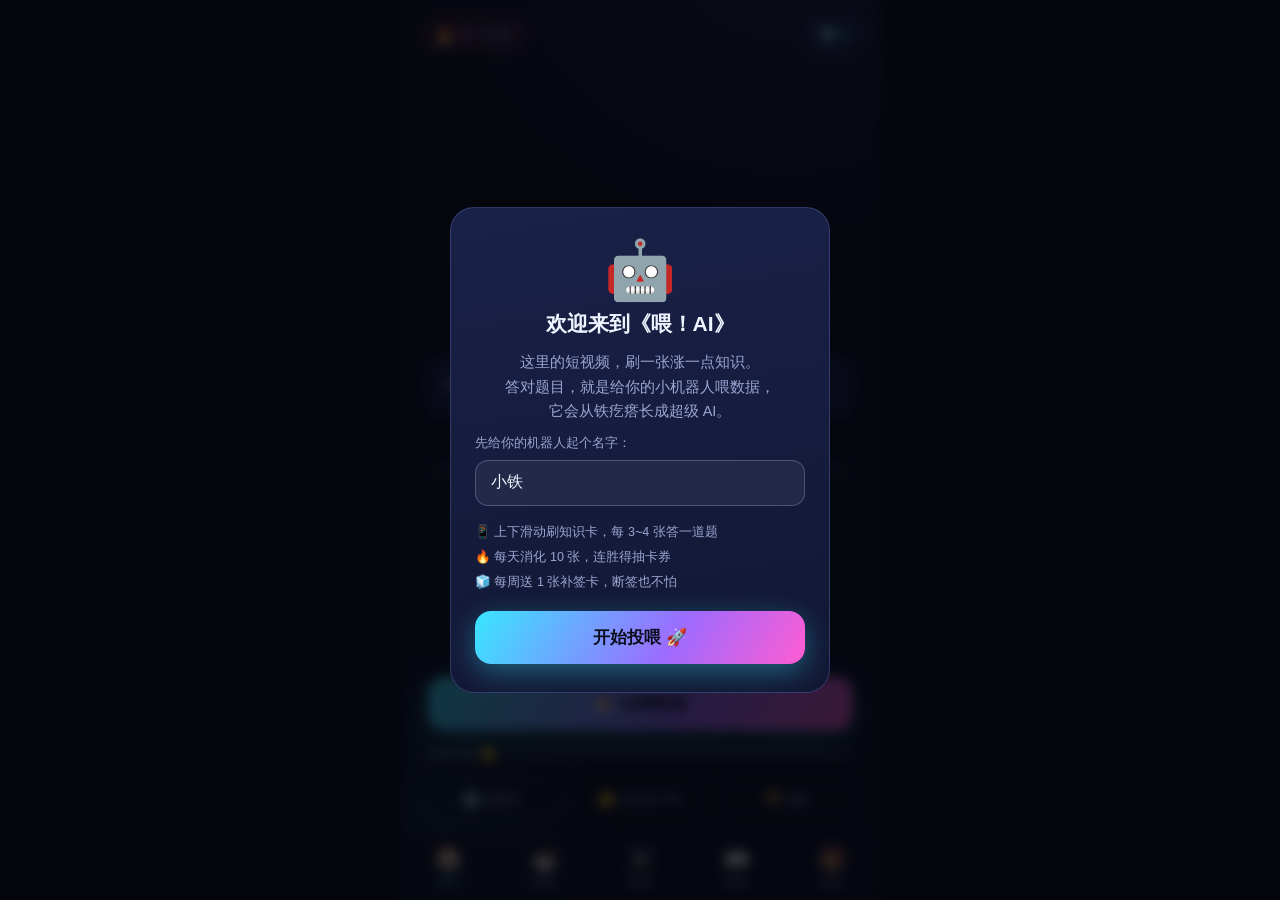
<file: index.html>
<!DOCTYPE html>
<html lang="zh-CN">
<head>
<meta charset="UTF-8" />
<meta name="viewport" content="width=device-width, initial-scale=1.0, maximum-scale=1.0, user-scalable=no, viewport-fit=cover" />
<meta name="theme-color" content="#0b0e1a" />
<meta name="apple-mobile-web-app-capable" content="yes" />
<meta name="apple-mobile-web-app-status-bar-style" content="black-translucent" />
<title>喂！AI</title>
<link rel="manifest" href="manifest.webmanifest" />
<link rel="apple-touch-icon" href="assets/icons/icon-192.png" />
<link rel="stylesheet" href="css/style.css?v=6" />
</head>
<body>
<div id="app">

  <!-- ============ 首页 ============ -->
  <section class="page" id="page-home">
    <header class="home-top">
      <div class="streak-chip" id="streak-chip">
        <span class="flame">🔥</span>
        <b id="streak-count">0</b>
        <span class="streak-text">天连胜</span>
      </div>
      <div class="freeze-chip" id="freeze-chip" title="补签卡">🧊 <b id="freeze-count">0</b></div>
    </header>

    <div class="robot-stage" id="robot-stage">
      <!-- robot SVG 注入 -->
    </div>

    <div class="bubble" id="robot-bubble">
      <span id="bubble-text">你好呀，投喂员！</span>
    </div>

    <h1 class="robot-name" id="robot-name">小铁 <span class="lv" id="robot-level">Lv.1</span></h1>

    <div class="xp-wrap">
      <div class="xp-bar"><div class="xp-fill" id="xp-fill"></div></div>
      <div class="xp-label" id="xp-label">数据能量 0</div>
    </div>

    <div class="daily-ring-wrap">
      <svg class="daily-ring" viewBox="0 0 120 120">
        <circle class="ring-bg" cx="60" cy="60" r="52"/>
        <circle class="ring-fg" id="ring-fg" cx="60" cy="60" r="52"/>
      </svg>
      <div class="daily-ring-center">
        <b id="daily-count">0</b><span>/10</span>
        <small id="daily-hint">今日消化</small>
      </div>
    </div>

    <button class="btn-primary btn-feed-go" id="go-feed">🍜 去喂数据</button>
    <div class="mood-wrap">
      <span class="mood-label" id="mood-label">心情不错 🙂</span>
      <div class="mood-bar"><div class="mood-fill" id="mood-fill"></div></div>
    </div>
    <div class="mini-btns">
      <button class="btn-ghost mini-btn" id="btn-guess">🔢 猜数字</button>
      <button class="btn-ghost mini-btn" id="btn-rps">✊ 石头剪刀布</button>
      <button class="btn-ghost mini-btn" id="btn-achievements">🏆 成就</button>
    </div>
    <div class="dream-bubble" id="dream-text">我做了一个关于数据的梦…</div>
    <div class="ticket-hint" id="ticket-hint" hidden>🎟️ 你有 <b id="ticket-count-home">0</b> 张抽卡券，去试试手气！</div>
  </section>

  <!-- ============ 信息流 ============ -->
  <section class="page page-feed" id="page-feed" hidden>
    <div class="feed-topbar">
      <div class="feed-progress"><div id="feed-progress-fill"></div></div>
      <span class="feed-count" id="feed-count">今日 0/10</span>
      <button class="review-btn" id="review-btn">只刷错题</button>
      <span class="review-count" id="review-count">错题 0</span>
    </div>
    <div class="feed-track" id="feed-track"><!-- slides 注入 --></div>
  </section>

  <!-- ============ 挑战 ============ -->
  <section class="page page-challenge" id="page-challenge" hidden>
    <h2 class="page-title">挑战模式</h2>
    <div class="ch-cards">
      <div class="ch-card" id="ch-timed-btn">
        <div class="ch-icon">⚡</div>
        <h3>限时挑战</h3>
        <p>60 秒内尽可能多答题，冲最高分</p>
        <small>最高分：<b id="ch-best">0</b></small>
      </div>
      <div class="ch-card" id="ch-daily-btn">
        <div class="ch-icon">🎯</div>
        <h3>每日谜题</h3>
        <p>每天一道烧脑题，答对得 50 碎片</p>
        <small id="ch-daily-status">今日未完成</small>
      </div>
      <div class="ch-card" id="ch-quiz-btn">
        <div class="ch-icon">📝</div>
        <h3>综合小考</h3>
        <p>10 道综合题，全对得 50 能量</p>
        <small>需消化 20 张卡 · 最佳 <b id="ch-best-quiz">0</b></small>
      </div>
    </div>
  </section>

  <!-- ============ 图鉴 ============ -->
  <section class="page page-dex" id="page-dex" hidden>
    <h2 class="page-title">知识图鉴 <small id="dex-total"></small></h2>
    <div id="dex-list"></div>
  </section>

  <!-- ============ 抽卡 ============ -->
  <section class="page page-gacha" id="page-gacha" hidden>
    <h2 class="page-title">装备扭蛋机</h2>
    <div class="gacha-machine" id="gacha-machine">
      <div class="gacha-orb"><span>🎰</span></div>
      <div class="ticket-balance">🎟️ 抽卡券 × <b id="ticket-count">0</b></div>
      <div class="shards-balance">✨ 碎片 × <b id="shard-count">0</b></div>
      <button class="btn-primary" id="btn-draw">抽一次（1 张券）</button>
      <p class="gacha-rates">概率 N 60% / R 25% / SR 12% / SSR 3%<br/>10 连保底 SR，50 连保底 SSR</p>
    </div>

    <h3 class="inv-title">机器人背包（点击穿戴）</h3>
    <div class="inv-preview" id="inv-preview"></div>
    <div id="inventory"></div>
  </section>

  <!-- ============ 底部导航 ============ -->
  <nav class="tabbar">
    <button class="tab active" data-tab="home"><span>🏠</span>首页</button>
    <button class="tab" data-tab="feed"><span>🍜</span>投喂</button>
    <button class="tab" data-tab="challenge"><span>⚔️</span>挑战</button>
    <button class="tab" data-tab="dex"><span>📖</span>图鉴</button>
    <button class="tab" data-tab="gacha"><span>🎁</span>扭蛋</button>
  </nav>
</div>

<!-- ============ 首访引导 ============ -->
<div class="overlay" id="onboarding" hidden>
  <div class="sheet onb-sheet">
    <div class="onb-logo">🤖</div>
    <h2>欢迎来到《喂！AI》</h2>
    <p class="onb-desc">这里的短视频，刷一张涨一点知识。<br/>答对题目，就是给你的小机器人喂数据，<br/>它会从铁疙瘩长成超级 AI。</p>
    <label class="onb-label">先给你的机器人起个名字：</label>
    <input type="text" id="onb-name" maxlength="6" placeholder="小铁" value="小铁" />
    <ul class="onb-rules">
      <li>📱 上下滑动刷知识卡，每 3~4 张答一道题</li>
      <li>🔥 每天消化 10 张，连胜得抽卡券</li>
      <li>🧊 每周送 1 张补签卡，断签也不怕</li>
    </ul>
    <button class="btn-primary" id="onb-start">开始投喂 🚀</button>
  </div>
</div>

<!-- ============ 断签补签 ============ -->
<div class="overlay" id="freeze-modal" hidden>
  <div class="sheet">
    <h2>哎呀，断签了 🥶</h2>
    <p>你已有 <b id="freeze-available">0</b> 张补签卡（每周自动发 1 张）。</p>
    <p>使用 1 张可以保住 <b id="freeze-streak">0</b> 天连胜，不用则连胜从 0 重新开始。</p>
    <div class="sheet-actions">
      <button class="btn-ghost" id="freeze-decline">不用，重新开始</button>
      <button class="btn-primary" id="freeze-use">🧊 使用补签卡</button>
    </div>
  </div>
</div>

<!-- ============ 通用奖励弹窗 ============ -->
<div class="overlay" id="reward-modal" hidden>
  <div class="sheet reward-sheet">
    <div class="reward-emoji" id="reward-emoji">🎉</div>
    <h2 id="reward-title">今日目标达成！</h2>
    <p id="reward-text"></p>
    <button class="btn-primary" id="reward-ok">太棒了</button>
  </div>
</div>

<!-- ============ 抽卡动画 ============ -->
<div class="overlay gacha-overlay" id="gacha-overlay" hidden>
  <div class="draw-stage">
    <div class="light-door"></div>
    <div class="draw-card" id="draw-card">
      <div class="draw-rarity" id="draw-rarity">SSR</div>
      <div class="draw-icon" id="draw-icon">👑</div>
      <div class="draw-name" id="draw-name"></div>
      <div class="draw-slot" id="draw-slot"></div>
      <div class="draw-dup" id="draw-dup" hidden></div>
      <button class="btn-primary" id="draw-ok" hidden>收下</button>
    </div>
  </div>
</div>

<!-- ============ 图鉴卡片详情 ============ -->
<div class="overlay" id="card-modal" hidden>
  <div class="sheet card-detail">
    <div class="detail-emoji" id="detail-emoji">🧠</div>
    <h3 id="detail-title"></h3>
    <p id="detail-body"></p>
    <div class="detail-quiz" id="detail-quiz"></div>
    <button class="btn-ghost" id="detail-close" onclick="document.getElementById('card-modal').hidden=true">合上</button>
  </div>
</div>

<!-- ============ 新手教程 ============ -->
<div class="overlay" id="tutorial" hidden>
  <div class="sheet tutorial-sheet">
    <div class="tut-step" id="tut-step">1 / 5</div>
    <div class="tut-icon" id="tut-icon">🤖</div>
    <h2 id="tut-title">欢迎来到《喂！AI》</h2>
    <p id="tut-body">这里没有无脑短视频，只有一口一个的 AI 知识。<br/>刷着刷着，你的小机器人就长大了。</p>
    <div class="tut-dots" id="tut-dots"></div>
    <div class="sheet-actions">
      <button class="btn-ghost" id="tut-skip">跳过教程</button>
      <button class="btn-primary" id="tut-next">下一步 →</button>
    </div>
  </div>
</div>

<!-- ============ 挑战弹窗 ============ -->
<div class="overlay" id="challenge-modal" hidden>
  <div class="sheet challenge-sheet">
    <div id="challenge-body"></div>
  </div>
</div>

<!-- ============ 猜数字 ============ -->
<div class="overlay" id="mini-guess" hidden>
  <div class="sheet">
    <h2>🔢 猜数字</h2>
    <p class="muted">猜一个 1~100 的数字，我会提示大小</p>
    <input class="q-fill" id="gn-input" type="number" min="1" max="100" placeholder="输入数字" />
    <button class="btn-primary" id="gn-submit">猜！</button>
    <div id="gn-result" class="gn-result">我想好了一个 1~100 的数字</div>
    <small>已猜 <b id="gn-tries">0</b> 次</small>
    <button class="btn-ghost" onclick="document.getElementById('mini-guess').hidden=true">关闭</button>
  </div>
</div>

<!-- ============ 石头剪刀布 ============ -->
<div class="overlay" id="mini-rps" hidden>
  <div class="sheet">
    <h2>✊ 石头剪刀布</h2>
    <div class="rps-btns">
      <button class="rps-btn" data-rps="石头">✊ 石头</button>
      <button class="rps-btn" data-rps="剪刀">✌️ 剪刀</button>
      <button class="rps-btn" data-rps="布">🖐️ 布</button>
    </div>
    <div id="rps-result" class="gn-result">选一个出吧～</div>
    <p class="muted">赢了 +10 心情，平局 +5</p>
    <button class="btn-ghost" onclick="document.getElementById('mini-rps').hidden=true">关闭</button>
  </div>
</div>

<!-- ============ 成就墙 ============ -->
<div class="overlay" id="ach-modal" hidden>
  <div class="sheet ach-sheet">
    <h2>🏆 成就墙</h2>
    <div id="ach-list" class="ach-list"></div>
    <button class="btn-ghost" onclick="document.getElementById('ach-modal').hidden=true">关闭</button>
  </div>
</div>

<!-- ============ 成就解锁弹窗 ============ -->
<div class="ach-toast" id="ach-toast" hidden>
  <span class="ach-toast-icon" id="ach-toast-icon">🏆</span>
  <div>
    <div class="ach-toast-title">成就解锁！</div>
    <div class="ach-toast-name" id="ach-toast-name"></div>
  </div>
</div>

<!-- ============ 轻提示 ============ -->
<div id="toast" class="toast" hidden></div>

<script type="module" src="js/main.js?v=6"></script>
</body>
</html>
</file>
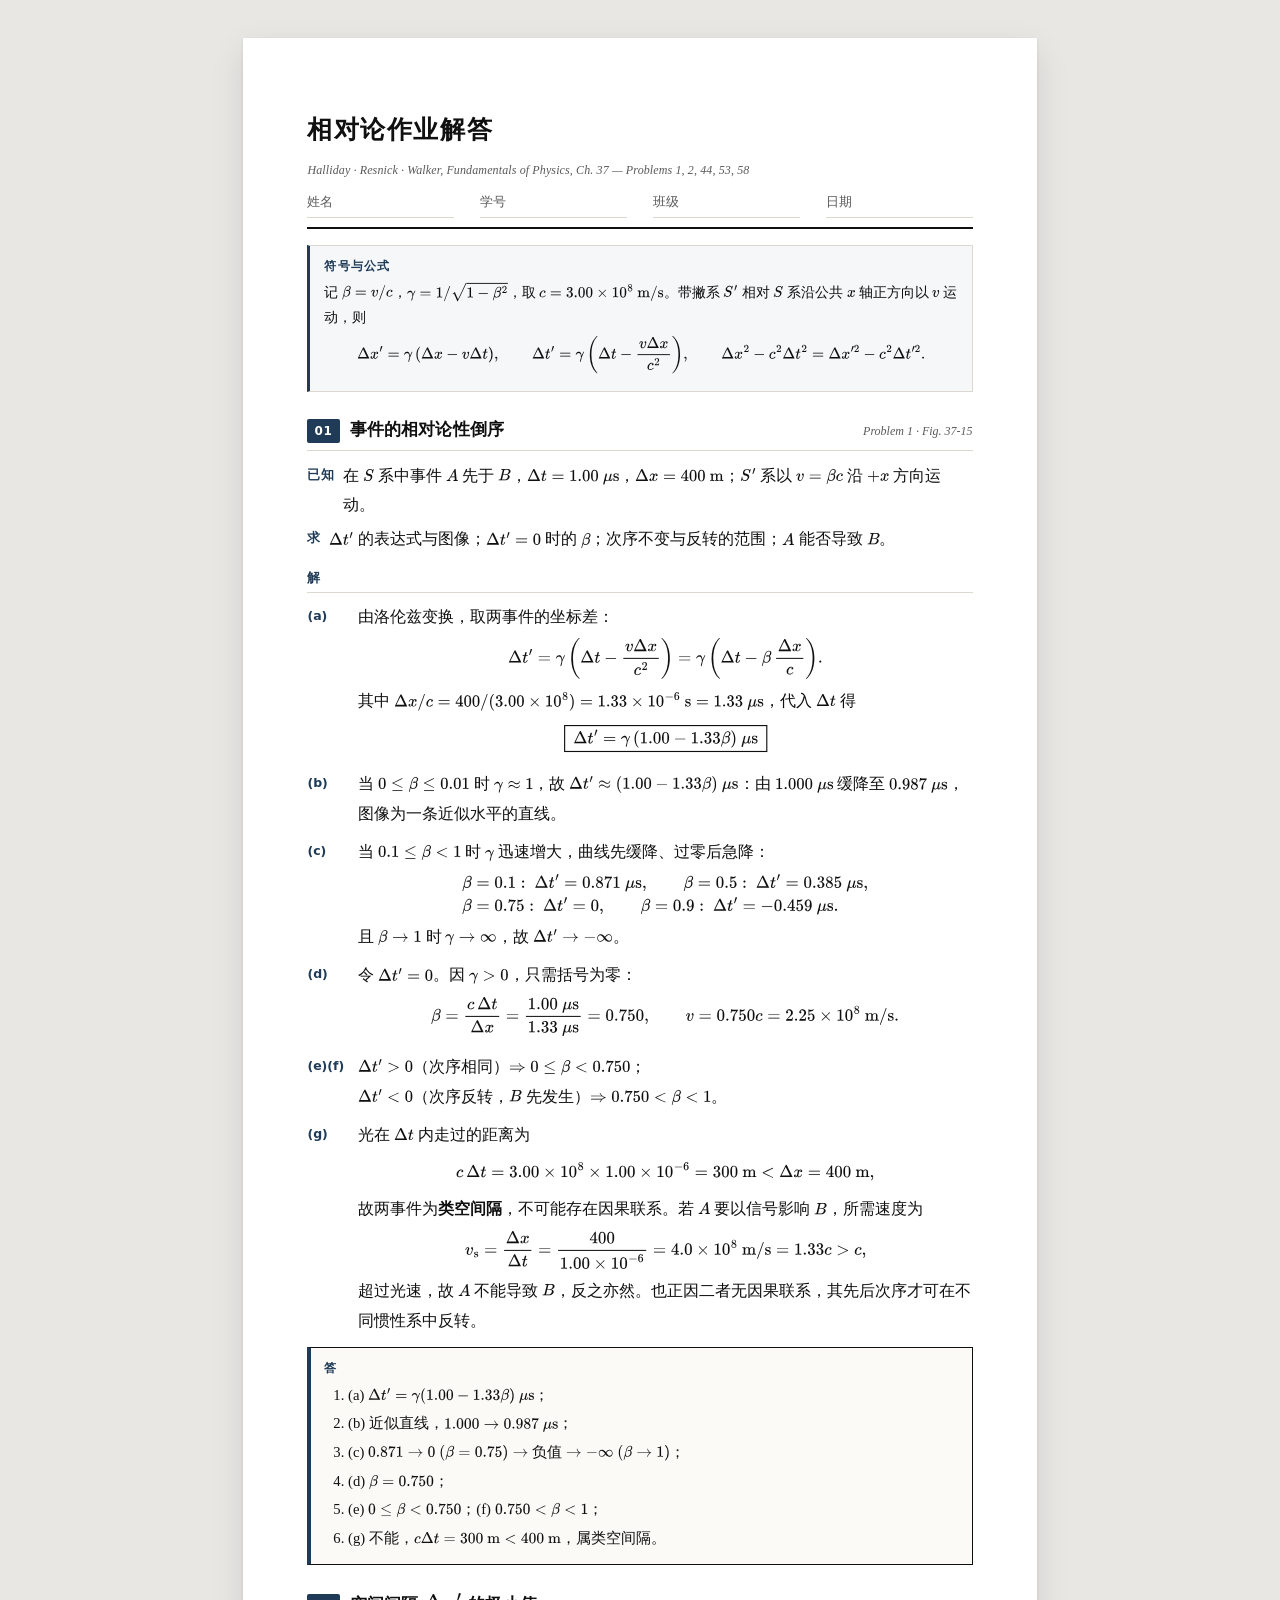
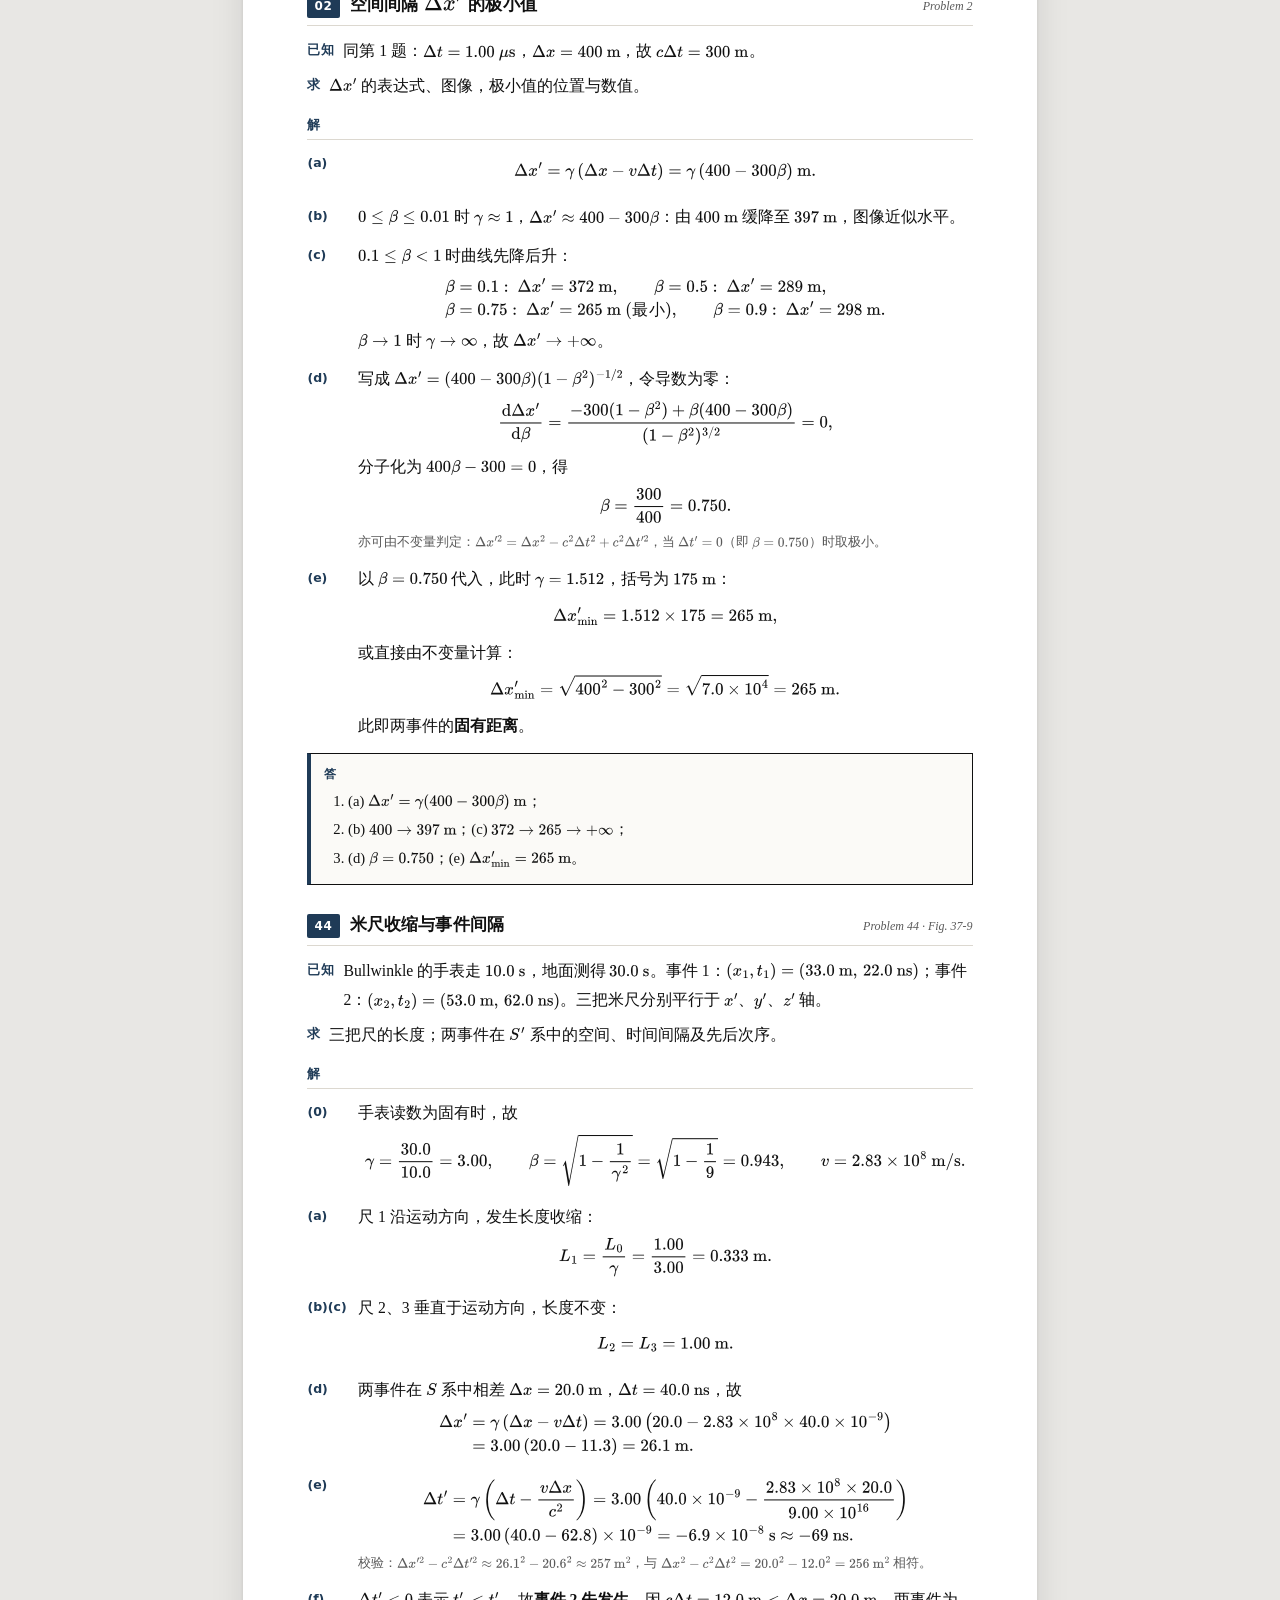
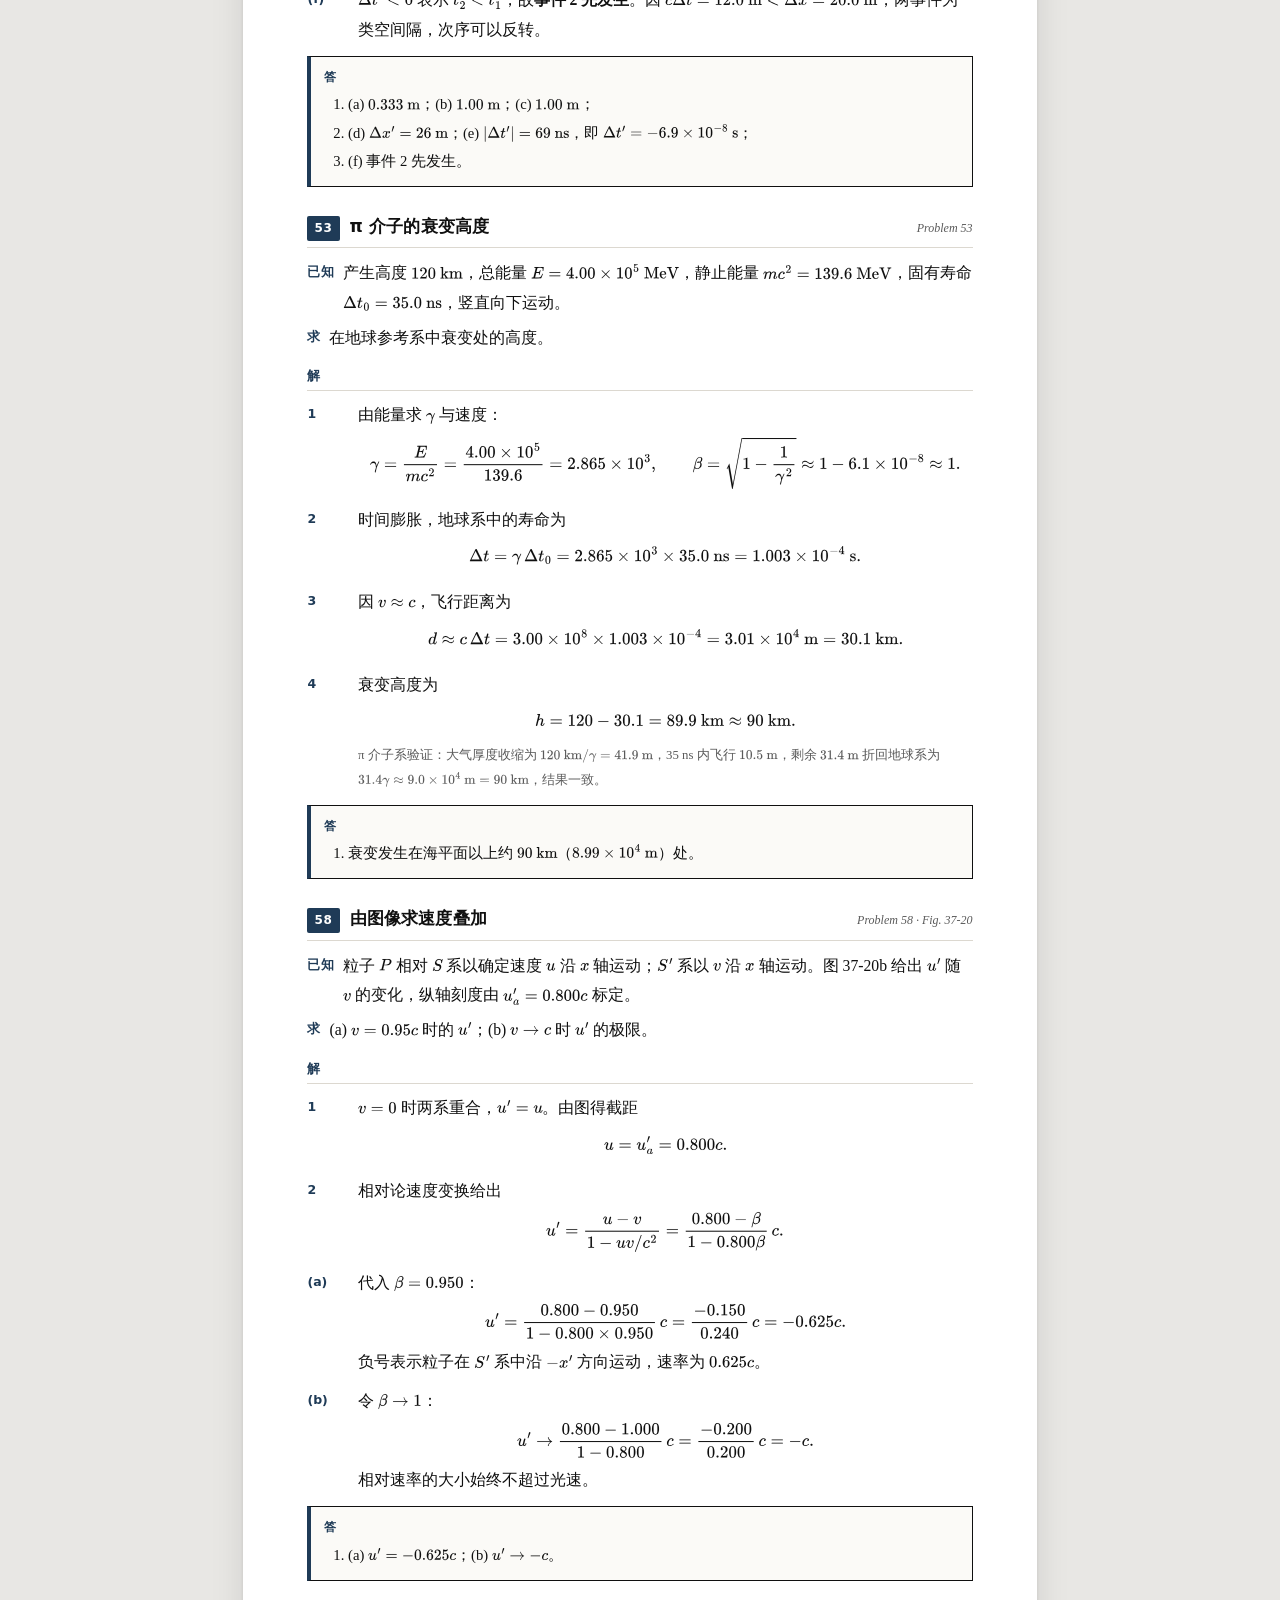
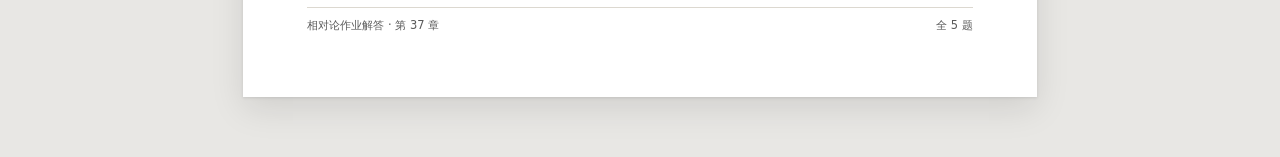
<file: relativity-solutions/relativity-homework.html>
<!DOCTYPE html>
<html lang="zh-CN">
<head>
<meta charset="UTF-8">
<meta name="viewport" content="width=device-width, initial-scale=1.0">
<title>相对论作业 · 解答（可抄写版）</title>

<script>
window.MathJax = {
  tex: {
    inlineMath: [['\\(', '\\)']],
    displayMath: [['\\[', '\\]']],
    tags: 'none'
  },
  svg: { fontCache: 'global', scale: 1.02 },
  options: { skipHtmlTags: ['script', 'noscript', 'style', 'textarea', 'pre'] }
};
</script>
<script defer src="./_shared/js/tex-svg.js"></script>

<style>
  @page { size: A4; margin: 17mm 16mm 16mm; }

  :root{
    --ink:#101010;
    --soft:#5a5a5a;
    --line:#dcd8d0;
    --rule:#1f3b57;
    --tint:#f5f7f9;
    --serif:"Songti SC","Noto Serif CJK SC","Source Han Serif SC",SimSun,Georgia,serif;
    --sans:"PingFang SC","Hiragino Sans GB","Microsoft YaHei",system-ui,sans-serif;
  }
  *{box-sizing:border-box}
  html{-webkit-text-size-adjust:100%}
  body{
    margin:0;
    background:#e8e7e4;
    color:var(--ink);
    font-family:var(--serif);
    font-size:11.8pt;
    line-height:1.85;
  }
  .sheet{
    width:210mm;
    margin:10mm auto 16mm;
    padding:18mm 17mm 16mm;
    background:#fff;
    box-shadow:0 1px 3px rgba(0,0,0,.10), 0 12px 32px rgba(0,0,0,.10);
  }

  /* ---------- 卷头 ---------- */
  .title-block{border-bottom:2.2px solid var(--ink);padding-bottom:9px}
  h1{
    font-family:var(--sans);
    font-size:19pt;font-weight:700;letter-spacing:.06em;
    margin:0 0 6px;
  }
  .subtitle{
    font-family:Georgia,"Times New Roman",serif;
    font-size:9pt;color:var(--soft);font-style:italic;
    letter-spacing:.01em;
  }
  .ident{
    display:flex;gap:26px;flex-wrap:wrap;
    margin:9px 0 0;font-family:var(--sans);font-size:9.6pt;color:var(--soft)
  }
  .ident span{flex:1;min-width:120px;border-bottom:1px solid var(--line);padding-bottom:3px}

  /* ---------- 通用约定 ---------- */
  .convention{
    margin:16px 0 22px;padding:10px 14px;
    background:var(--tint);border:1px solid var(--line);border-left:3px solid var(--rule);
    font-size:10.8pt;line-height:1.7;
  }
  .convention .h{
    font-family:var(--sans);font-size:9pt;font-weight:700;letter-spacing:.1em;
    color:var(--rule);display:block;margin-bottom:4px
  }

  /* ---------- 题目 ---------- */
  .prob{margin:0 0 24px;break-inside:avoid;page-break-inside:avoid}
  .prob-head{
    display:flex;align-items:baseline;gap:10px;
    border-bottom:1px solid var(--line);padding-bottom:5px;margin-bottom:10px;
  }
  .prob-head .no{
    font-family:var(--sans);font-size:9pt;font-weight:700;color:#fff;background:var(--rule);
    padding:1px 7px;border-radius:2px;letter-spacing:.06em;flex:none;
  }
  .prob-head h2{
    font-family:var(--sans);font-size:12.6pt;font-weight:700;margin:0;letter-spacing:.01em;
  }
  .prob-head .en{
    font-family:Georgia,serif;font-size:9pt;font-style:italic;color:var(--soft);margin-left:auto;
  }

  p{margin:0 0 5px;text-align:left}
  .kv{display:flex;gap:8px;margin:0 0 5px}
  .kv .k{
    flex:none;font-family:var(--sans);font-size:9.4pt;font-weight:700;color:var(--rule);
    letter-spacing:.08em;padding-top:2px;
  }
  .kv .v{flex:1}

  .solve-label{
    font-family:var(--sans);font-size:9.4pt;font-weight:700;letter-spacing:.12em;
    color:var(--rule);margin:12px 0 2px;
  }
  .solve-label::after{
    content:"";display:block;height:1px;background:var(--line);margin-top:3px
  }

  .step{display:flex;gap:8px;margin:9px 0 0}
  .step .tag{
    flex:0 0 3.4em;font-family:var(--sans);font-size:9.4pt;font-weight:700;color:var(--rule);
    padding-top:2px
  }
  .step .body{flex:1;min-width:0}
  .step .body > p:last-child{margin-bottom:0}

  /* ---------- 公式 ---------- */
  mjx-container[display="true"]{
    margin:7px 0 !important;
    font-size:104% !important;
  }
  .eq-note{font-size:9.6pt;color:var(--soft);text-align:center;margin:-2px 0 6px}

  /* ---------- 答 ---------- */
  .answer{
    margin:12px 0 0;padding:9px 13px 10px;
    background:#fbfaf7;border:1px solid var(--ink);border-left:4px solid var(--rule);
    break-inside:avoid;page-break-inside:avoid;
  }
  .answer .t{
    font-family:var(--sans);font-size:9pt;font-weight:700;letter-spacing:.16em;
    color:var(--rule);display:block;margin-bottom:3px
  }
  .answer ol{margin:0;padding-left:1.5em}
  .answer li{margin:1px 0;font-size:11pt}

  .tip{font-size:9.6pt;color:var(--soft);margin-top:5px}

  /* ---------- 页脚 ---------- */
  .foot{
    margin-top:26px;padding-top:7px;border-top:1px solid var(--line);
    font-family:var(--sans);font-size:8.6pt;color:var(--soft);
    display:flex;justify-content:space-between
  }

  /* ---------- 打印 ---------- */
  @media print{
    body{background:#fff;font-size:11.5pt}
    .sheet{width:auto;margin:0;padding:0;box-shadow:none}
    .answer{background:#fff}
    .prob{page-break-inside:avoid}
  }

  @media (max-width:800px){
    body{background:#fff}
    .sheet{width:auto;margin:0;padding:16px;box-shadow:none}
    mjx-container[display="true"]{font-size:96% !important}
  }
</style>
</head>
<body>
<div class="sheet">

  <div class="title-block">
    <h1>相对论作业解答</h1>
    <div class="subtitle">Halliday · Resnick · Walker, <i>Fundamentals of Physics</i>, Ch. 37 — Problems 1, 2, 44, 53, 58</div>
    <div class="ident">
      <span>姓名</span><span>学号</span><span>班级</span><span>日期</span>
    </div>
  </div>

  <div class="convention">
    <span class="h">符号与公式</span>
    记 \(\beta=v/c\)，\(\gamma=1/\sqrt{1-\beta^{2}}\)，取 \(c=3.00\times10^{8}\ \mathrm{m/s}\)。带撇系 \(S'\) 相对 \(S\) 系沿公共 \(x\) 轴正方向以 \(v\) 运动，则
    \[
      \Delta x'=\gamma\left(\Delta x-v\Delta t\right),\qquad
      \Delta t'=\gamma\left(\Delta t-\frac{v\Delta x}{c^{2}}\right),
      \qquad \Delta x^{2}-c^{2}\Delta t^{2}=\Delta x'^{2}-c^{2}\Delta t'^{2}.
    \]
  </div>

  <!-- ================= 1 ================= -->
  <div class="prob">
    <div class="prob-head">
      <span class="no">01</span>
      <h2>事件的相对论性倒序</h2>
      <span class="en">Problem 1 · Fig. 37-15</span>
    </div>

    <div class="kv"><div class="k">已知</div><div class="v">
      在 \(S\) 系中事件 \(A\) 先于 \(B\)，\(\Delta t=1.00\ \mu\mathrm{s}\)，\(\Delta x=400\ \mathrm{m}\)；\(S'\) 系以 \(v=\beta c\) 沿 \(+x\) 方向运动。
    </div></div>
    <div class="kv"><div class="k">求</div><div class="v">
      \(\Delta t'\) 的表达式与图像；\(\Delta t'=0\) 时的 \(\beta\)；次序不变与反转的范围；\(A\) 能否导致 \(B\)。
    </div></div>

    <div class="solve-label">解</div>

    <div class="step">
      <div class="tag">(a)</div>
      <div class="body">
        <p>由洛伦兹变换，取两事件的坐标差：</p>
        \[
          \Delta t'=\gamma\left(\Delta t-\frac{v\Delta x}{c^{2}}\right)
          =\gamma\left(\Delta t-\beta\,\frac{\Delta x}{c}\right).
        \]
        <p>其中 \(\Delta x/c=400/(3.00\times10^{8})=1.33\times10^{-6}\ \mathrm{s}=1.33\ \mu\mathrm{s}\)，代入 \(\Delta t\) 得</p>
        \[
          \boxed{\;\Delta t'=\gamma\left(1.00-1.33\beta\right)\ \mu\mathrm{s}\;}
        \]
      </div>
    </div>

    <div class="step">
      <div class="tag">(b)</div>
      <div class="body">
        <p>当 \(0\le\beta\le0.01\) 时 \(\gamma\approx1\)，故 \(\Delta t'\approx(1.00-1.33\beta)\ \mu\mathrm{s}\)：由 \(1.000\ \mu\mathrm{s}\) 缓降至 \(0.987\ \mu\mathrm{s}\)，图像为一条近似水平的直线。</p>
      </div>
    </div>

    <div class="step">
      <div class="tag">(c)</div>
      <div class="body">
        <p>当 \(0.1\le\beta\lt1\) 时 \(\gamma\) 迅速增大，曲线先缓降、过零后急降：</p>
        \[
          \begin{aligned}
            &\beta=0.1:\ \Delta t'=0.871\ \mu\mathrm{s},\qquad
             \beta=0.5:\ \Delta t'=0.385\ \mu\mathrm{s},\\
            &\beta=0.75:\ \Delta t'=0,\qquad
             \beta=0.9:\ \Delta t'=-0.459\ \mu\mathrm{s}.
          \end{aligned}
        \]
        <p>且 \(\beta\to1\) 时 \(\gamma\to\infty\)，故 \(\Delta t'\to-\infty\)。</p>
      </div>
    </div>

    <div class="step">
      <div class="tag">(d)</div>
      <div class="body">
        <p>令 \(\Delta t'=0\)。因 \(\gamma\gt0\)，只需括号为零：</p>
        \[
          \beta=\frac{c\,\Delta t}{\Delta x}=\frac{1.00\ \mu\mathrm{s}}{1.33\ \mu\mathrm{s}}=0.750,
          \qquad v=0.750c=2.25\times10^{8}\ \mathrm{m/s}.
        \]
      </div>
    </div>

    <div class="step">
      <div class="tag">(e)(f)</div>
      <div class="body">
        <p>\(\Delta t'\gt0\)（次序相同）\(\Rightarrow 0\le\beta\lt0.750\)；<br>
        \(\Delta t'\lt0\)（次序反转，\(B\) 先发生）\(\Rightarrow 0.750\lt\beta\lt1\)。</p>
      </div>
    </div>

    <div class="step">
      <div class="tag">(g)</div>
      <div class="body">
        <p>光在 \(\Delta t\) 内走过的距离为</p>
        \[
          c\,\Delta t=3.00\times10^{8}\times1.00\times10^{-6}=300\ \mathrm{m}
          \lt \Delta x=400\ \mathrm{m},
        \]
        <p>故两事件为<strong>类空间隔</strong>，不可能存在因果联系。若 \(A\) 要以信号影响 \(B\)，所需速度为</p>
        \[
          v_{\mathrm{s}}=\frac{\Delta x}{\Delta t}=\frac{400}{1.00\times10^{-6}}
          =4.0\times10^{8}\ \mathrm{m/s}=1.33c\gt c,
        \]
        <p>超过光速，故 \(A\) 不能导致 \(B\)，反之亦然。也正因二者无因果联系，其先后次序才可在不同惯性系中反转。</p>
      </div>
    </div>

    <div class="answer">
      <span class="t">答</span>
      <ol>
        <li>(a) \(\Delta t'=\gamma(1.00-1.33\beta)\ \mu\mathrm{s}\)；</li>
        <li>(b) 近似直线，\(1.000\to0.987\ \mu\mathrm{s}\)；</li>
        <li>(c) \(0.871\to0\ (\beta=0.75)\to\) 负值 \(\to-\infty\ (\beta\to1)\)；</li>
        <li>(d) \(\beta=0.750\)；</li>
        <li>(e) \(0\le\beta\lt0.750\)；(f) \(0.750\lt\beta\lt1\)；</li>
        <li>(g) 不能，\(c\Delta t=300\ \mathrm{m}\lt400\ \mathrm{m}\)，属类空间隔。</li>
      </ol>
    </div>
  </div>

  <!-- ================= 2 ================= -->
  <div class="prob">
    <div class="prob-head">
      <span class="no">02</span>
      <h2>空间间隔 \(\Delta x'\) 的极小值</h2>
      <span class="en">Problem 2</span>
    </div>

    <div class="kv"><div class="k">已知</div><div class="v">
      同第 1 题：\(\Delta t=1.00\ \mu\mathrm{s}\)，\(\Delta x=400\ \mathrm{m}\)，故 \(c\Delta t=300\ \mathrm{m}\)。
    </div></div>
    <div class="kv"><div class="k">求</div><div class="v">
      \(\Delta x'\) 的表达式、图像，极小值的位置与数值。
    </div></div>

    <div class="solve-label">解</div>

    <div class="step">
      <div class="tag">(a)</div>
      <div class="body">
        \[
          \Delta x'=\gamma\left(\Delta x-v\Delta t\right)=\gamma\left(400-300\beta\right)\ \mathrm{m}.
        \]
      </div>
    </div>

    <div class="step">
      <div class="tag">(b)</div>
      <div class="body">
        <p>\(0\le\beta\le0.01\) 时 \(\gamma\approx1\)，\(\Delta x'\approx400-300\beta\)：由 \(400\ \mathrm{m}\) 缓降至 \(397\ \mathrm{m}\)，图像近似水平。</p>
      </div>
    </div>

    <div class="step">
      <div class="tag">(c)</div>
      <div class="body">
        <p>\(0.1\le\beta\lt1\) 时曲线先降后升：</p>
        \[
          \begin{aligned}
            &\beta=0.1:\ \Delta x'=372\ \mathrm{m},\qquad
             \beta=0.5:\ \Delta x'=289\ \mathrm{m},\\
            &\beta=0.75:\ \Delta x'=265\ \mathrm{m}\ (\text{最小}),\qquad
             \beta=0.9:\ \Delta x'=298\ \mathrm{m}.
          \end{aligned}
        \]
        <p>\(\beta\to1\) 时 \(\gamma\to\infty\)，故 \(\Delta x'\to+\infty\)。</p>
      </div>
    </div>

    <div class="step">
      <div class="tag">(d)</div>
      <div class="body">
        <p>写成 \(\Delta x'=(400-300\beta)(1-\beta^{2})^{-1/2}\)，令导数为零：</p>
        \[
          \frac{\mathrm{d}\Delta x'}{\mathrm{d}\beta}
          =\frac{-300(1-\beta^{2})+\beta(400-300\beta)}{(1-\beta^{2})^{3/2}}=0,
        \]
        <p>分子化为 \(400\beta-300=0\)，得</p>
        \[
          \beta=\frac{300}{400}=0.750.
        \]
        <p class="tip">亦可由不变量判定：\(\Delta x'^{2}=\Delta x^{2}-c^{2}\Delta t^{2}+c^{2}\Delta t'^{2}\)，当 \(\Delta t'=0\)（即 \(\beta=0.750\)）时取极小。</p>
      </div>
    </div>

    <div class="step">
      <div class="tag">(e)</div>
      <div class="body">
        <p>以 \(\beta=0.750\) 代入，此时 \(\gamma=1.512\)，括号为 \(175\ \mathrm{m}\)：</p>
        \[
          \Delta x'_{\min}=1.512\times175=265\ \mathrm{m},
        \]
        <p>或直接由不变量计算：</p>
        \[
          \Delta x'_{\min}=\sqrt{400^{2}-300^{2}}=\sqrt{7.0\times10^{4}}=265\ \mathrm{m}.
        \]
        <p>此即两事件的<strong>固有距离</strong>。</p>
      </div>
    </div>

    <div class="answer">
      <span class="t">答</span>
      <ol>
        <li>(a) \(\Delta x'=\gamma(400-300\beta)\ \mathrm{m}\)；</li>
        <li>(b) \(400\to397\ \mathrm{m}\)；(c) \(372\to265\to+\infty\)；</li>
        <li>(d) \(\beta=0.750\)；(e) \(\Delta x'_{\min}=265\ \mathrm{m}\)。</li>
      </ol>
    </div>
  </div>

  <!-- ================= 44 ================= -->
  <div class="prob">
    <div class="prob-head">
      <span class="no">44</span>
      <h2>米尺收缩与事件间隔</h2>
      <span class="en">Problem 44 · Fig. 37-9</span>
    </div>

    <div class="kv"><div class="k">已知</div><div class="v">
      Bullwinkle 的手表走 \(10.0\ \mathrm{s}\)，地面测得 \(30.0\ \mathrm{s}\)。事件 1：\((x_{1},t_{1})=(33.0\ \mathrm{m},\,22.0\ \mathrm{ns})\)；事件 2：\((x_{2},t_{2})=(53.0\ \mathrm{m},\,62.0\ \mathrm{ns})\)。三把米尺分别平行于 \(x'\)、\(y'\)、\(z'\) 轴。
    </div></div>
    <div class="kv"><div class="k">求</div><div class="v">三把尺的长度；两事件在 \(S'\) 系中的空间、时间间隔及先后次序。</div></div>

    <div class="solve-label">解</div>

    <div class="step">
      <div class="tag">(0)</div>
      <div class="body">
        <p>手表读数为固有时，故</p>
        \[
          \gamma=\frac{30.0}{10.0}=3.00,\qquad
          \beta=\sqrt{1-\frac{1}{\gamma^{2}}}=\sqrt{1-\frac{1}{9}}=0.943,
          \qquad v=2.83\times10^{8}\ \mathrm{m/s}.
        \]
      </div>
    </div>

    <div class="step">
      <div class="tag">(a)</div>
      <div class="body">
        <p>尺 1 沿运动方向，发生长度收缩：</p>
        \[
          L_{1}=\frac{L_{0}}{\gamma}=\frac{1.00}{3.00}=0.333\ \mathrm{m}.
        \]
      </div>
    </div>

    <div class="step">
      <div class="tag">(b)(c)</div>
      <div class="body">
        <p>尺 2、3 垂直于运动方向，长度不变：</p>
        \[
          L_{2}=L_{3}=1.00\ \mathrm{m}.
        \]
      </div>
    </div>

    <div class="step">
      <div class="tag">(d)</div>
      <div class="body">
        <p>两事件在 \(S\) 系中相差 \(\Delta x=20.0\ \mathrm{m}\)，\(\Delta t=40.0\ \mathrm{ns}\)，故</p>
        \[
          \begin{aligned}
            \Delta x'&=\gamma\left(\Delta x-v\Delta t\right)
            =3.00\left(20.0-2.83\times10^{8}\times40.0\times10^{-9}\right)\\
            &=3.00\left(20.0-11.3\right)=26.1\ \mathrm{m}.
          \end{aligned}
        \]
      </div>
    </div>

    <div class="step">
      <div class="tag">(e)</div>
      <div class="body">
        \[
          \begin{aligned}
            \Delta t'&=\gamma\left(\Delta t-\frac{v\Delta x}{c^{2}}\right)
            =3.00\left(40.0\times10^{-9}-\frac{2.83\times10^{8}\times20.0}{9.00\times10^{16}}\right)\\
            &=3.00\left(40.0-62.8\right)\times10^{-9}
            =-6.9\times10^{-8}\ \mathrm{s}\approx-69\ \mathrm{ns}.
          \end{aligned}
        \]
        <p class="tip">校验：\(\Delta x'^{2}-c^{2}\Delta t'^{2}\approx26.1^{2}-20.6^{2}\approx257\ \mathrm{m^{2}}\)，与 \(\Delta x^{2}-c^{2}\Delta t^{2}=20.0^{2}-12.0^{2}=256\ \mathrm{m^{2}}\) 相符。</p>
      </div>
    </div>

    <div class="step">
      <div class="tag">(f)</div>
      <div class="body">
        <p>\(\Delta t'\lt0\) 表示 \(t'_{2}\lt t'_{1}\)，故<strong>事件 2 先发生</strong>。因 \(c\Delta t=12.0\ \mathrm{m}\lt\Delta x=20.0\ \mathrm{m}\)，两事件为类空间隔，次序可以反转。</p>
      </div>
    </div>

    <div class="answer">
      <span class="t">答</span>
      <ol>
        <li>(a) \(0.333\ \mathrm{m}\)；(b) \(1.00\ \mathrm{m}\)；(c) \(1.00\ \mathrm{m}\)；</li>
        <li>(d) \(\Delta x'=26\ \mathrm{m}\)；(e) \(|\Delta t'|=69\ \mathrm{ns}\)，即 \(\Delta t'=-6.9\times10^{-8}\ \mathrm{s}\)；</li>
        <li>(f) 事件 2 先发生。</li>
      </ol>
    </div>
  </div>

  <!-- ================= 53 ================= -->
  <div class="prob">
    <div class="prob-head">
      <span class="no">53</span>
      <h2>π 介子的衰变高度</h2>
      <span class="en">Problem 53</span>
    </div>

    <div class="kv"><div class="k">已知</div><div class="v">
      产生高度 \(120\ \mathrm{km}\)，总能量 \(E=4.00\times10^{5}\ \mathrm{MeV}\)，静止能量 \(mc^{2}=139.6\ \mathrm{MeV}\)，固有寿命 \(\Delta t_{0}=35.0\ \mathrm{ns}\)，竖直向下运动。
    </div></div>
    <div class="kv"><div class="k">求</div><div class="v">在地球参考系中衰变处的高度。</div></div>

    <div class="solve-label">解</div>

    <div class="step">
      <div class="tag">1</div>
      <div class="body">
        <p>由能量求 \(\gamma\) 与速度：</p>
        \[
          \gamma=\frac{E}{mc^{2}}=\frac{4.00\times10^{5}}{139.6}=2.865\times10^{3},
          \qquad
          \beta=\sqrt{1-\frac{1}{\gamma^{2}}}\approx1-6.1\times10^{-8}\approx1.
        \]
      </div>
    </div>

    <div class="step">
      <div class="tag">2</div>
      <div class="body">
        <p>时间膨胀，地球系中的寿命为</p>
        \[
          \Delta t=\gamma\,\Delta t_{0}=2.865\times10^{3}\times35.0\ \mathrm{ns}
          =1.003\times10^{-4}\ \mathrm{s}.
        \]
      </div>
    </div>

    <div class="step">
      <div class="tag">3</div>
      <div class="body">
        <p>因 \(v\approx c\)，飞行距离为</p>
        \[
          d\approx c\,\Delta t=3.00\times10^{8}\times1.003\times10^{-4}
          =3.01\times10^{4}\ \mathrm{m}=30.1\ \mathrm{km}.
        \]
      </div>
    </div>

    <div class="step">
      <div class="tag">4</div>
      <div class="body">
        <p>衰变高度为</p>
        \[
          h=120-30.1=89.9\ \mathrm{km}\approx90\ \mathrm{km}.
        \]
        <p class="tip">π 介子系验证：大气厚度收缩为 \(120\ \mathrm{km}/\gamma=41.9\ \mathrm{m}\)，35 ns 内飞行 \(10.5\ \mathrm{m}\)，剩余 \(31.4\ \mathrm{m}\) 折回地球系为 \(31.4\gamma\approx9.0\times10^{4}\ \mathrm{m}=90\ \mathrm{km}\)，结果一致。</p>
      </div>
    </div>

    <div class="answer">
      <span class="t">答</span>
      <ol>
        <li>衰变发生在海平面以上约 \(90\ \mathrm{km}\)（\(8.99\times10^{4}\ \mathrm{m}\)）处。</li>
      </ol>
    </div>
  </div>
  <!-- ================= 58 ================= -->
  <div class="prob">
    <div class="prob-head">
      <span class="no">58</span>
      <h2>由图像求速度叠加</h2>
      <span class="en">Problem 58 · Fig. 37-20</span>
    </div>

    <div class="kv"><div class="k">已知</div><div class="v">
      粒子 \(P\) 相对 \(S\) 系以确定速度 \(u\) 沿 \(x\) 轴运动；\(S'\) 系以 \(v\) 沿 \(x\) 轴运动。图 37-20b 给出 \(u'\) 随 \(v\) 的变化，纵轴刻度由 \(u'_{a}=0.800c\) 标定。
    </div></div>
    <div class="kv"><div class="k">求</div><div class="v">
      (a) \(v=0.95c\) 时的 \(u'\)；(b) \(v\to c\) 时 \(u'\) 的极限。
    </div></div>

    <div class="solve-label">解</div>

    <div class="step">
      <div class="tag">1</div>
      <div class="body">
        <p>\(v=0\) 时两系重合，\(u'=u\)。由图得截距</p>
        \[
          u=u'_{a}=0.800c.
        \]
      </div>
    </div>

    <div class="step">
      <div class="tag">2</div>
      <div class="body">
        <p>相对论速度变换给出</p>
        \[
          u'=\frac{u-v}{1-uv/c^{2}}
          =\frac{0.800-\beta}{1-0.800\beta}\,c.
        \]
      </div>
    </div>

    <div class="step">
      <div class="tag">(a)</div>
      <div class="body">
        <p>代入 \(\beta=0.950\)：</p>
        \[
          u'=\frac{0.800-0.950}{1-0.800\times0.950}\,c
          =\frac{-0.150}{0.240}\,c=-0.625c.
        \]
        <p>负号表示粒子在 \(S'\) 系中沿 \(-x'\) 方向运动，速率为 \(0.625c\)。</p>
      </div>
    </div>

    <div class="step">
      <div class="tag">(b)</div>
      <div class="body">
        <p>令 \(\beta\to1\)：</p>
        \[
          u'\to\frac{0.800-1.000}{1-0.800}\,c=\frac{-0.200}{0.200}\,c=-c.
        \]
        <p>相对速率的大小始终不超过光速。</p>
      </div>
    </div>

    <div class="answer">
      <span class="t">答</span>
      <ol>
        <li>(a) \(u'=-0.625c\)；(b) \(u'\to-c\)。</li>
      </ol>
    </div>
  </div>

  <div class="foot">
    <span>相对论作业解答 · 第 37 章</span>
    <span>全 5 题</span>
  </div>

</div>
</body>
</html>
</file>
<file: css/style.css>
/* ================= 喂！AI 设计系统 ================= */
:root{
  --bg:#0b0e1a; --bg2:#121733; --card:#171d3d;
  --cyan:#39e6ff; --magenta:#ff5cd2; --purple:#9d6bff; --gold:#ffd166;
  --text:#eef3ff; --sub:#9aa6d0;
  --good:#3ddc97; --bad:#ff6b81;
  --n:#7c89b8; --r:#39a9ff; --sr:#b06bff; --ssr:#ffc93c;
  --tabbar-h:64px;
}
/* 关键：hidden 属性必须真正生效，否则 display:flex 的弹窗藏不住 */
[hidden]{display:none !important}
*{margin:0;padding:0;box-sizing:border-box;-webkit-tap-highlight-color:transparent}
html,body{height:100%}
body{
  background:#05060d; color:var(--text);
  font-family:-apple-system,BlinkMacSystemFont,"PingFang SC","Microsoft YaHei","Segoe UI",sans-serif;
  overflow:hidden; user-select:none;
}
button{font-family:inherit;color:inherit;border:none;background:none;cursor:pointer}
b{font-weight:700}

#app{
  position:relative; width:100%; max-width:480px; height:100vh; height:100dvh;
  margin:0 auto; background:
    radial-gradient(120% 60% at 80% -10%, rgba(157,107,255,.22), transparent 60%),
    radial-gradient(120% 70% at -10% 110%, rgba(57,230,255,.16), transparent 55%),
    var(--bg);
  overflow:hidden;
}

/* ---------- 页面与导航 ---------- */
.page{position:absolute;inset:0; padding-bottom:calc(var(--tabbar-h) + env(safe-area-inset-bottom)); overflow-y:auto; -webkit-overflow-scrolling:touch}
.page::-webkit-scrollbar{display:none}
.tabbar{
  position:absolute; left:0;right:0;bottom:0; height:calc(var(--tabbar-h) + env(safe-area-inset-bottom));
  padding-bottom:env(safe-area-inset-bottom);
  display:flex; background:rgba(10,13,28,.82); backdrop-filter:blur(14px);
  border-top:1px solid rgba(120,140,220,.18); z-index:40;
}
.tab{flex:1; display:flex;flex-direction:column;align-items:center;justify-content:center;gap:2px;
  font-size:11px; color:var(--sub); transition:color .2s}
.tab span{font-size:22px;filter:grayscale(.5);transition:.2s}
.tab.active{color:var(--cyan)}
.tab.active span{filter:none; transform:translateY(-2px) scale(1.12)}

.page-title{padding:22px 20px 10px; font-size:22px; font-weight:800; letter-spacing:1px}
.page-title small{font-size:12px;color:var(--sub);font-weight:400;margin-left:8px}

/* ---------- 按钮 ---------- */
.btn-primary{
  display:block;width:100%; padding:15px; border-radius:16px; font-size:17px;font-weight:700;
  background:linear-gradient(120deg,var(--cyan),var(--purple) 60%,var(--magenta));
  color:#0b0e1a; box-shadow:0 8px 28px rgba(57,230,255,.35);
  transition:transform .12s;
}
.btn-primary:active{transform:scale(.96)}
.btn-ghost{
  width:100%;padding:14px;border-radius:16px;font-size:15px;color:var(--sub);
  border:1px solid rgba(154,166,208,.35)
}
.btn-ghost:active{background:rgba(255,255,255,.05)}

/* ---------- 首页 ---------- */
.home-top{display:flex;justify-content:space-between;align-items:center;padding:calc(env(safe-area-inset-top) + 16px) 20px 0}
.streak-chip{display:flex;align-items:center;gap:5px;background:rgba(255,92,138,.12);
  border:1px solid rgba(255,92,138,.4);padding:7px 13px;border-radius:999px;font-size:14px}
.streak-chip .flame{font-size:17px;animation:flicker 1.2s infinite alternate}
.streak-chip b{color:var(--magenta);font-size:17px}
.streak-text{color:var(--sub);font-size:12px;margin-left:2px}
.freeze-chip{font-size:13px;color:var(--cyan);background:rgba(57,230,255,.08);
  border:1px solid rgba(57,230,255,.3);padding:7px 12px;border-radius:999px}
@keyframes flicker{from{transform:scale(1) rotate(-3deg)}to{transform:scale(1.15) rotate(3deg)}}

.robot-stage{display:flex;justify-content:center;align-items:center;height:300px;margin-top:6px;position:relative}
.robot-stage svg{width:250px;height:250px;filter:drop-shadow(0 0 24px rgba(57,230,255,.35));animation:float 3.4s ease-in-out infinite}
@keyframes float{0%,100%{transform:translateY(0)}50%{transform:translateY(-10px)}}
.robot-stage.bump svg{animation:bump .4s}
@keyframes bump{0%{transform:scale(1)}40%{transform:scale(1.12)}100%{transform:scale(1)}}

.bubble{position:relative; margin:0 28px 10px; padding:13px 16px; background:var(--card);
  border:1px solid rgba(57,230,255,.3); border-radius:16px; font-size:14.5px;line-height:1.55;min-height:56px}
.bubble::before{content:"";position:absolute;left:34px;top:-8px;width:14px;height:14px;background:var(--card);
  border-left:1px solid rgba(57,230,255,.3);border-top:1px solid rgba(57,230,255,.3);transform:rotate(45deg)}

.robot-name{text-align:center;font-size:20px;margin:6px 0 12px}
.robot-name .lv{font-size:12px;color:var(--cyan);border:1px solid rgba(57,230,255,.5);
  border-radius:999px;padding:2px 9px;margin-left:6px;vertical-align:middle}

.xp-wrap{padding:0 28px}
.xp-bar{height:10px;border-radius:99px;background:rgba(255,255,255,.08);overflow:hidden}
.xp-fill{height:100%;width:0%;border-radius:99px;background:linear-gradient(90deg,var(--cyan),var(--magenta));
  box-shadow:0 0 12px rgba(57,230,255,.6);transition:width .5s}
.xp-label{text-align:center;font-size:11.5px;color:var(--sub);margin-top:6px}

.daily-ring-wrap{position:relative;width:150px;height:150px;margin:18px auto 6px}
.daily-ring{width:150px;height:150px;transform:rotate(-90deg)}
.ring-bg{fill:none;stroke:rgba(255,255,255,.08);stroke-width:9}
.ring-fg{fill:none;stroke:url(#none);stroke:url(#g);stroke:var(--cyan);stroke-width:9;stroke-linecap:round;
  stroke-dasharray:327;stroke-dashoffset:327;transition:stroke-dashoffset .6s;
  filter:drop-shadow(0 0 6px var(--cyan))}
.daily-ring-center{position:absolute;inset:0;display:flex;flex-direction:column;align-items:center;justify-content:center}
.daily-ring-center b{font-size:34px;line-height:1}
.daily-ring-center span{font-size:14px;color:var(--sub)}
.daily-ring-center small{color:var(--sub);margin-top:4px;font-size:11.5px}

.btn-feed-go{margin:14px 28px 8px;width:calc(100% - 56px)}
.ticket-hint{text-align:center;font-size:13px;color:var(--gold);padding:8px;animation:pulse 1.6s infinite}
@keyframes pulse{0%,100%{opacity:.65}50%{opacity:1}}

/* ---------- 信息流 ---------- */
.page-feed{padding-bottom:0; display:flex;flex-direction:column}
.feed-topbar{display:flex;align-items:center;gap:12px;padding:calc(env(safe-area-inset-top) + 12px) 18px 10px; z-index:5}
.feed-progress{flex:1;height:6px;border-radius:99px;background:rgba(255,255,255,.1);overflow:hidden}
#feed-progress-fill{height:100%;width:0;background:linear-gradient(90deg,var(--cyan),var(--magenta));border-radius:99px;transition:width .4s}
.feed-count{font-size:12px;color:var(--sub);white-space:nowrap}
.feed-track{flex:1;overflow-y:scroll;scroll-snap-type:y mandatory;-webkit-overflow-scrolling:touch}
.slide{height:100%;scroll-snap-align:start;display:flex;flex-direction:column;
  justify-content:center;align-items:center;padding:8px 24px calc(var(--tabbar-h) + env(safe-area-inset-bottom) + 20px);position:relative}

.k-card{width:100%;max-width:420px;text-align:center;animation:cardIn .45s ease}
@keyframes cardIn{from{opacity:0;transform:translateY(26px)}to{opacity:1;transform:none}}
.k-cat{font-size:12px;letter-spacing:2px;font-weight:700;margin-bottom:14px}
.k-cat.principle{color:var(--purple)} .k-cat.skill{color:var(--cyan)}
.k-emoji{font-size:86px;line-height:1;margin-bottom:18px;
  filter:drop-shadow(0 0 22px rgba(57,230,255,.45));animation:float 4s ease-in-out infinite}
.k-title{font-size:24px;font-weight:800;line-height:1.4;margin-bottom:16px;
  background:linear-gradient(120deg,#fff,var(--cyan) 70%,var(--magenta));
  -webkit-background-clip:text;background-clip:text;-webkit-text-fill-color:transparent}
.k-body{font-size:16.5px;line-height:1.85;color:#cfd8ff;text-align:left}
.slide-hint{position:absolute;bottom:calc(var(--tabbar-h) + env(safe-area-inset-bottom) + 10px);
  font-size:12px;color:var(--sub);animation:swipeHint 1.6s infinite}
@keyframes swipeHint{0%,100%{transform:translateY(0);opacity:.5}50%{transform:translateY(-7px);opacity:1}}

/* 答题卡 */
.q-card{width:100%;max-width:420px}
.q-badge{text-align:center;font-size:12px;color:var(--gold);letter-spacing:2px;margin-bottom:10px}
.q-title{font-size:19px;font-weight:700;line-height:1.55;margin-bottom:20px;text-align:center}
.q-opt{display:block;width:100%;text-align:left;padding:15px 17px;margin-bottom:12px;border-radius:14px;
  background:var(--card);border:1.5px solid rgba(154,166,208,.25);font-size:15.5px;line-height:1.45;transition:.18s}
.q-opt:active{transform:scale(.98)}
.q-opt.correct{border-color:var(--good);background:rgba(61,220,151,.14);box-shadow:0 0 18px rgba(61,220,151,.3)}
.q-opt.wrong{border-color:var(--bad);background:rgba(255,107,129,.12)}
.q-opt.dim{opacity:.45}
.q-why{margin-top:6px;padding:14px 16px;border-radius:14px;background:rgba(57,230,255,.08);
  border:1px solid rgba(57,230,255,.3);font-size:14px;line-height:1.7;display:none}
.q-why.show{display:block;animation:cardIn .3s}
.q-why b{color:var(--cyan)}
.q-xp{text-align:center;color:var(--good);font-weight:700;margin-top:12px;font-size:15px;display:none}
.q-xp.show{display:block;animation:cardIn .3s}

/* 判断题：两个大按钮并排 */
.q-opts{display:flex;flex-direction:column;gap:12px}
.q-opt-tf{text-align:center;font-size:22px;font-weight:700;padding:22px;flex:1;margin:0}
.q-opts:has(.q-opt-tf){flex-direction:row;gap:14px}

/* 填空题 */
.q-fill{width:100%;padding:15px 17px;border-radius:14px;background:var(--card);
  border:1.5px solid rgba(154,166,208,.25);font-size:16px;color:var(--text);outline:none;margin-bottom:12px}
.q-fill:focus{border-color:var(--cyan)}
.q-fill:disabled{opacity:.6}
.q-fill-submit{text-align:center;font-weight:700;background:linear-gradient(135deg,var(--cyan),var(--magenta));
  color:#0a0e24;border:none;padding:15px;margin-bottom:8px}
.q-fill-submit.correct{background:var(--good);color:#fff}
.q-fill-msg{font-size:13px;color:var(--bad);display:none;margin-bottom:8px;text-align:center}
.q-fill-msg.show{display:block}

/* 图片题 */
.q-image{text-align:center;margin-bottom:16px}
.q-image img{max-width:100%;max-height:200px;border-radius:14px;border:1px solid rgba(154,166,208,.2)}

/* 复习模式 */
.review-btn{margin-left:auto;padding:7px 12px;border-radius:20px;font-size:12px;
  background:rgba(154,166,208,.12);border:1px solid rgba(154,166,208,.25);color:var(--sub);white-space:nowrap}
.review-btn.active{background:var(--cyan);color:#0a0e24;border-color:var(--cyan);font-weight:700}
.review-count{font-size:11px;color:var(--sub);margin-left:6px;white-space:nowrap}
.review-empty{padding:60px 20px;text-align:center;color:var(--sub);font-size:15px}

/* ---------- 挑战页 ---------- */
.ch-cards{padding:8px 16px;display:flex;flex-direction:column;gap:14px}
.ch-card{padding:18px;border-radius:18px;background:var(--card);border:1px solid rgba(154,166,208,.18);transition:.2s}
.ch-card:active{transform:scale(.98);border-color:var(--cyan)}
.ch-icon{font-size:32px;margin-bottom:6px}
.ch-card h3{font-size:17px;margin-bottom:4px}
.ch-card p{font-size:13px;color:var(--sub);line-height:1.5;margin-bottom:8px}
.ch-card small{font-size:12px;color:var(--cyan)}
.challenge-sheet{max-width:420px;width:100%}
.ch-header{display:flex;justify-content:space-between;align-items:center;margin-bottom:16px;font-size:14px}
.ch-timer b{color:var(--gold);font-size:22px}
.ch-score b{color:var(--cyan);font-size:22px}
.ch-daily-tag{color:var(--gold);font-weight:700;font-size:14px}
.ch-result{text-align:center;padding:20px 0}
.ch-result-emoji{font-size:56px;margin-bottom:8px}
.ch-result h2{font-size:22px;margin-bottom:12px}
.ch-result-score{font-size:18px;margin-bottom:6px;color:var(--text)}
.ch-result-score b{color:var(--cyan);font-size:28px}
.ch-result-best{color:var(--sub);font-size:14px;margin-bottom:18px}
.ch-result .btn-primary{margin-bottom:10px}

/* ---------- 心情条 ---------- */
.mood-wrap{margin:16px 24px 0;display:flex;align-items:center;gap:10px}
.mood-label{font-size:13px;color:var(--sub);white-space:nowrap}
.mood-bar{flex:1;height:8px;border-radius:99px;background:rgba(255,255,255,.1);overflow:hidden}
.mood-fill{height:100%;background:linear-gradient(90deg,var(--pink),var(--gold));border-radius:99px;transition:width .4s}

/* ---------- 小游戏按钮 ---------- */
.mini-btns{display:flex;gap:10px;margin:14px 24px 0;justify-content:center}
.mini-btn{flex:1;padding:12px 8px;font-size:13px}
.dream-bubble{margin:16px 24px 0;padding:14px 16px;border-radius:14px;background:rgba(157,107,255,.1);
  border:1px solid rgba(157,107,255,.25);font-size:13px;color:#c9b8ff;font-style:italic;line-height:1.6}

/* ---------- 小游戏弹窗 ---------- */
.rps-btns{display:flex;gap:12px;margin:16px 0}
.rps-btn{flex:1;padding:20px 0;font-size:28px;border-radius:16px;background:var(--card);
  border:1.5px solid rgba(154,166,208,.25);transition:.2s}
.rps-btn:active{transform:scale(.95);border-color:var(--cyan)}
.gn-result{margin:16px 0;font-size:15px;text-align:center;color:var(--text);min-height:24px}
.muted{color:var(--sub);font-size:13px}

/* ---------- 成就 ---------- */
.ach-sheet{max-height:80vh;overflow-y:auto}
.ach-list{display:grid;grid-template-columns:repeat(2,1fr);gap:10px;margin:16px 0}
.ach-item{padding:14px;border-radius:14px;background:var(--card);border:1px solid rgba(154,166,208,.18);text-align:center}
.ach-item.locked{opacity:.4;filter:grayscale(1)}
.ach-icon{font-size:28px;margin-bottom:4px}
.ach-name{font-size:13px;font-weight:700;margin-bottom:2px}
.ach-desc{font-size:11px;color:var(--sub);line-height:1.4}
.ach-toast{position:absolute;top:20px;left:50%;transform:translateX(-50%);z-index:90;
  display:flex;align-items:center;gap:12px;padding:12px 18px;border-radius:14px;
  background:linear-gradient(135deg,rgba(255,209,102,.2),rgba(157,107,255,.2));
  border:1px solid var(--gold);backdrop-filter:blur(8px);animation:achIn .4s}
.ach-toast-icon{font-size:28px}
.ach-toast-title{font-size:11px;color:var(--gold);letter-spacing:1px}
.ach-toast-name{font-size:15px;font-weight:700}
@keyframes achIn{from{opacity:0;transform:translateX(-50%) translateY(-20px)}to{opacity:1;transform:translateX(-50%) translateY(0)}}

/* ---------- 图鉴 ---------- */
.dex-section{padding:4px 16px 16px}
.dex-section h3{font-size:14px;color:var(--sub);margin:10px 4px;font-weight:600}
.dex-grid{display:grid;grid-template-columns:repeat(4,1fr);gap:10px}
.dex-cell{aspect-ratio:1;border-radius:15px;background:var(--card);
  border:1px solid rgba(154,166,208,.18);display:flex;align-items:center;justify-content:center;
  font-size:30px;position:relative;overflow:hidden}
.dex-cell.locked{background:rgba(255,255,255,.03)}
.dex-cell.locked span{filter:brightness(0);opacity:.35}
.dex-cell.locked::after{content:"?";position:absolute;font-size:18px;color:#5a6590;font-weight:800}
.dex-cell .rarity-dot{position:absolute;right:5px;top:5px;width:7px;height:7px;border-radius:50%}
.dex-cat-tag{font-size:10px;position:absolute;left:5px;bottom:4px;color:var(--sub)}

/* ---------- 抽卡 ---------- */
.gacha-machine{margin:6px 20px 10px;padding:26px 20px;border-radius:24px;
  background:linear-gradient(160deg,rgba(157,107,255,.16),rgba(57,230,255,.08));
  border:1px solid rgba(157,107,255,.35);text-align:center}
.gacha-orb{font-size:74px;animation:spinSlow 5s linear infinite;display:inline-block}
@keyframes spinSlow{to{transform:rotate(360deg)}}
.ticket-balance,.shards-balance{font-size:14px;color:var(--sub);margin:6px 0}
.ticket-balance b{color:var(--gold)} .shards-balance b{color:var(--cyan)}
.gacha-machine .btn-primary{margin:16px 0 10px}
.gacha-rates{font-size:11.5px;color:var(--sub);line-height:1.7}
.inv-title{font-size:15px;margin:14px 20px 10px}
.inv-preview{display:flex;justify-content:center;margin-bottom:6px}
.inv-preview svg{width:150px;height:150px;filter:drop-shadow(0 0 16px rgba(57,230,255,.3))}
.inv-slot-group{margin:6px 20px 14px}
.inv-slot-group h4{font-size:12.5px;color:var(--sub);margin:0 2px 8px;font-weight:600}
.inv-items{display:grid;grid-template-columns:repeat(4,1fr);gap:10px}
.inv-item{aspect-ratio:1;border-radius:14px;display:flex;flex-direction:column;align-items:center;justify-content:center;
  background:var(--card);border:1.5px solid rgba(154,166,208,.2);position:relative;font-size:26px;gap:2px}
.inv-item small{font-size:9.5px;color:var(--sub)}
.inv-item .cnt{position:absolute;right:5px;top:3px;font-size:10px;color:var(--sub)}
.inv-item.r-N{border-color:rgba(124,137,184,.5)}
.inv-item.r-R{border-color:rgba(57,169,255,.7);box-shadow:0 0 10px rgba(57,169,255,.25)}
.inv-item.r-SR{border-color:rgba(176,107,255,.8);box-shadow:0 0 12px rgba(176,107,255,.35)}
.inv-item.r-SSR{border-color:rgba(255,201,60,.85);box-shadow:0 0 14px rgba(255,201,60,.4);
  background:linear-gradient(160deg,rgba(255,201,60,.14),var(--card))}
.inv-item.equipped::after{content:"已穿";position:absolute;left:4px;top:3px;font-size:9px;color:#0b0e1a;
  background:var(--good);border-radius:6px;padding:1px 5px;font-weight:700}

/* ---------- 弹层 ---------- */
.overlay{position:absolute;inset:0;z-index:60;background:rgba(4,6,14,.78);
  display:flex;align-items:center;justify-content:center;padding:24px;backdrop-filter:blur(6px);
  animation:fadeIn .25s}
@keyframes fadeIn{from{opacity:0}to{opacity:1}}
.sheet{width:100%;max-width:380px;background:linear-gradient(170deg,#1a2148,#121733);
  border:1px solid rgba(120,140,220,.28);border-radius:24px;padding:28px 24px;text-align:center;
  animation:popIn .35s cubic-bezier(.2,1.4,.4,1)}
@keyframes popIn{from{transform:scale(.85);opacity:0}to{transform:none;opacity:1}}
.sheet h2{font-size:21px;margin-bottom:12px}
.sheet p{font-size:14.5px;line-height:1.7;color:var(--sub);margin-bottom:10px}
.sheet p b{color:var(--text)}
.sheet-actions{display:flex;flex-direction:column;gap:10px;margin-top:18px}
.onb-sheet{max-height:92%;overflow-y:auto}
.onb-logo{font-size:58px;margin-bottom:6px;animation:float 3s infinite}
.onb-desc{font-size:13.5px;line-height:1.8;margin-bottom:14px}
.onb-label{display:block;text-align:left;font-size:13px;color:var(--sub);margin-bottom:8px}
#onb-name{width:100%;padding:13px 15px;border-radius:13px;background:rgba(255,255,255,.06);
  border:1px solid rgba(154,166,208,.35);color:var(--text);font-size:16px;margin-bottom:14px;outline:none}
#onb-name:focus{border-color:var(--cyan)}
.onb-rules{list-style:none;text-align:left;font-size:12.5px;color:var(--sub);line-height:2;margin-bottom:16px}
.reward-emoji{font-size:60px;margin-bottom:8px;animation:bump .5s}

/* 抽卡动画 */
.gacha-overlay{background:#02030a}
.draw-stage{position:relative;display:flex;align-items:center;justify-content:center;width:100%;height:100%}
.light-door{position:absolute;width:180px;height:320px;border-radius:90px;
  background:radial-gradient(ellipse at center,rgba(255,255,255,.9),var(--cyan) 40%,transparent 72%);
  filter:blur(6px);opacity:0}
.light-door.go{opacity:1;animation:doorFlash 1.4s ease}
@keyframes doorFlash{0%{transform:scaleY(.05);opacity:0}30%{opacity:1;transform:scaleY(1)}
  70%{opacity:1}100%{transform:scaleY(1);opacity:0}}
.draw-card{display:none;flex-direction:column;align-items:center;gap:10px;
  padding:34px 30px;border-radius:26px;background:linear-gradient(170deg,#1c2350,#121733);
  border:2px solid #fff;min-width:250px;animation:drawPop .6s cubic-bezier(.2,1.5,.4,1)}
.draw-card.show{display:flex}
@keyframes drawPop{0%{transform:scale(.3) rotate(-8deg);opacity:0}100%{transform:none;opacity:1}}
.draw-rarity{font-size:13px;font-weight:800;letter-spacing:4px;padding:4px 14px;border-radius:99px}
.draw-icon{font-size:76px;margin:8px 0}
.draw-name{font-size:20px;font-weight:800}
.draw-slot{font-size:12.5px;color:var(--sub)}
.draw-dup{font-size:13px;color:var(--cyan)}
.rarity-N{color:var(--n)} .rarity-R{color:var(--r)} .rarity-SR{color:var(--sr)} .rarity-SSR{color:var(--ssr)}
.draw-card.r-N{border-color:var(--n);box-shadow:0 0 40px rgba(124,137,184,.3)}
.draw-card.r-R{border-color:var(--r);box-shadow:0 0 46px rgba(57,169,255,.55)}
.draw-card.r-SR{border-color:var(--sr);box-shadow:0 0 52px rgba(176,107,255,.6)}
.draw-card.r-SSR{border-color:var(--ssr);box-shadow:0 0 60px rgba(255,201,60,.75);animation:drawPop .6s cubic-bezier(.2,1.5,.4,1),goldShine 1.4s .6s infinite}
@keyframes goldShine{0%,100%{box-shadow:0 0 60px rgba(255,201,60,.7)}50%{box-shadow:0 0 90px rgba(255,201,60,1)}}

/* 卡片详情 */
.card-detail{max-height:88%;overflow-y:auto;color:#eef3ff}
.detail-emoji{font-size:56px;margin-bottom:8px}
.card-detail h3{font-size:19px;line-height:1.5;margin-bottom:12px;color:#eef3ff}
.card-detail p{text-align:left;color:#cfd8ff;font-size:15px}
.detail-quiz{text-align:left;font-size:13px;color:#9aa6d0;background:rgba(255,255,255,.04);
  border-radius:14px;padding:13px 15px;margin:12px 0;line-height:1.7}
.detail-quiz b{color:var(--cyan)}

/* 新手教程 */
.tutorial-sheet{max-width:360px}
.tut-step{font-size:12px;color:var(--cyan);letter-spacing:2px;margin-bottom:6px;font-weight:700}
.tut-icon{font-size:56px;margin-bottom:4px}
.tutorial-sheet h2{font-size:20px;margin-bottom:12px}
.tutorial-sheet p{font-size:14px;line-height:1.8;color:var(--sub)}
.tut-dots{display:flex;justify-content:center;gap:7px;margin:18px 0 4px}
.tut-dots span{width:7px;height:7px;border-radius:50%;background:rgba(154,166,208,.3);transition:.3s}
.tut-dots span.active{background:var(--cyan);width:22px;border-radius:4px}

/* Toast */
.toast{position:absolute;left:50%;top:18%;transform:translateX(-50%);z-index:80;
  background:rgba(20,26,56,.95);border:1px solid rgba(57,230,255,.4);color:var(--text);
  padding:12px 20px;border-radius:14px;font-size:14px;max-width:80%;text-align:center;
  animation:toastIn .3s;box-shadow:0 8px 30px rgba(0,0,0,.5)}
@keyframes toastIn{from{opacity:0;transform:translate(-50%,-12px)}to{opacity:1;transform:translate(-50%,0)}}
</file>
